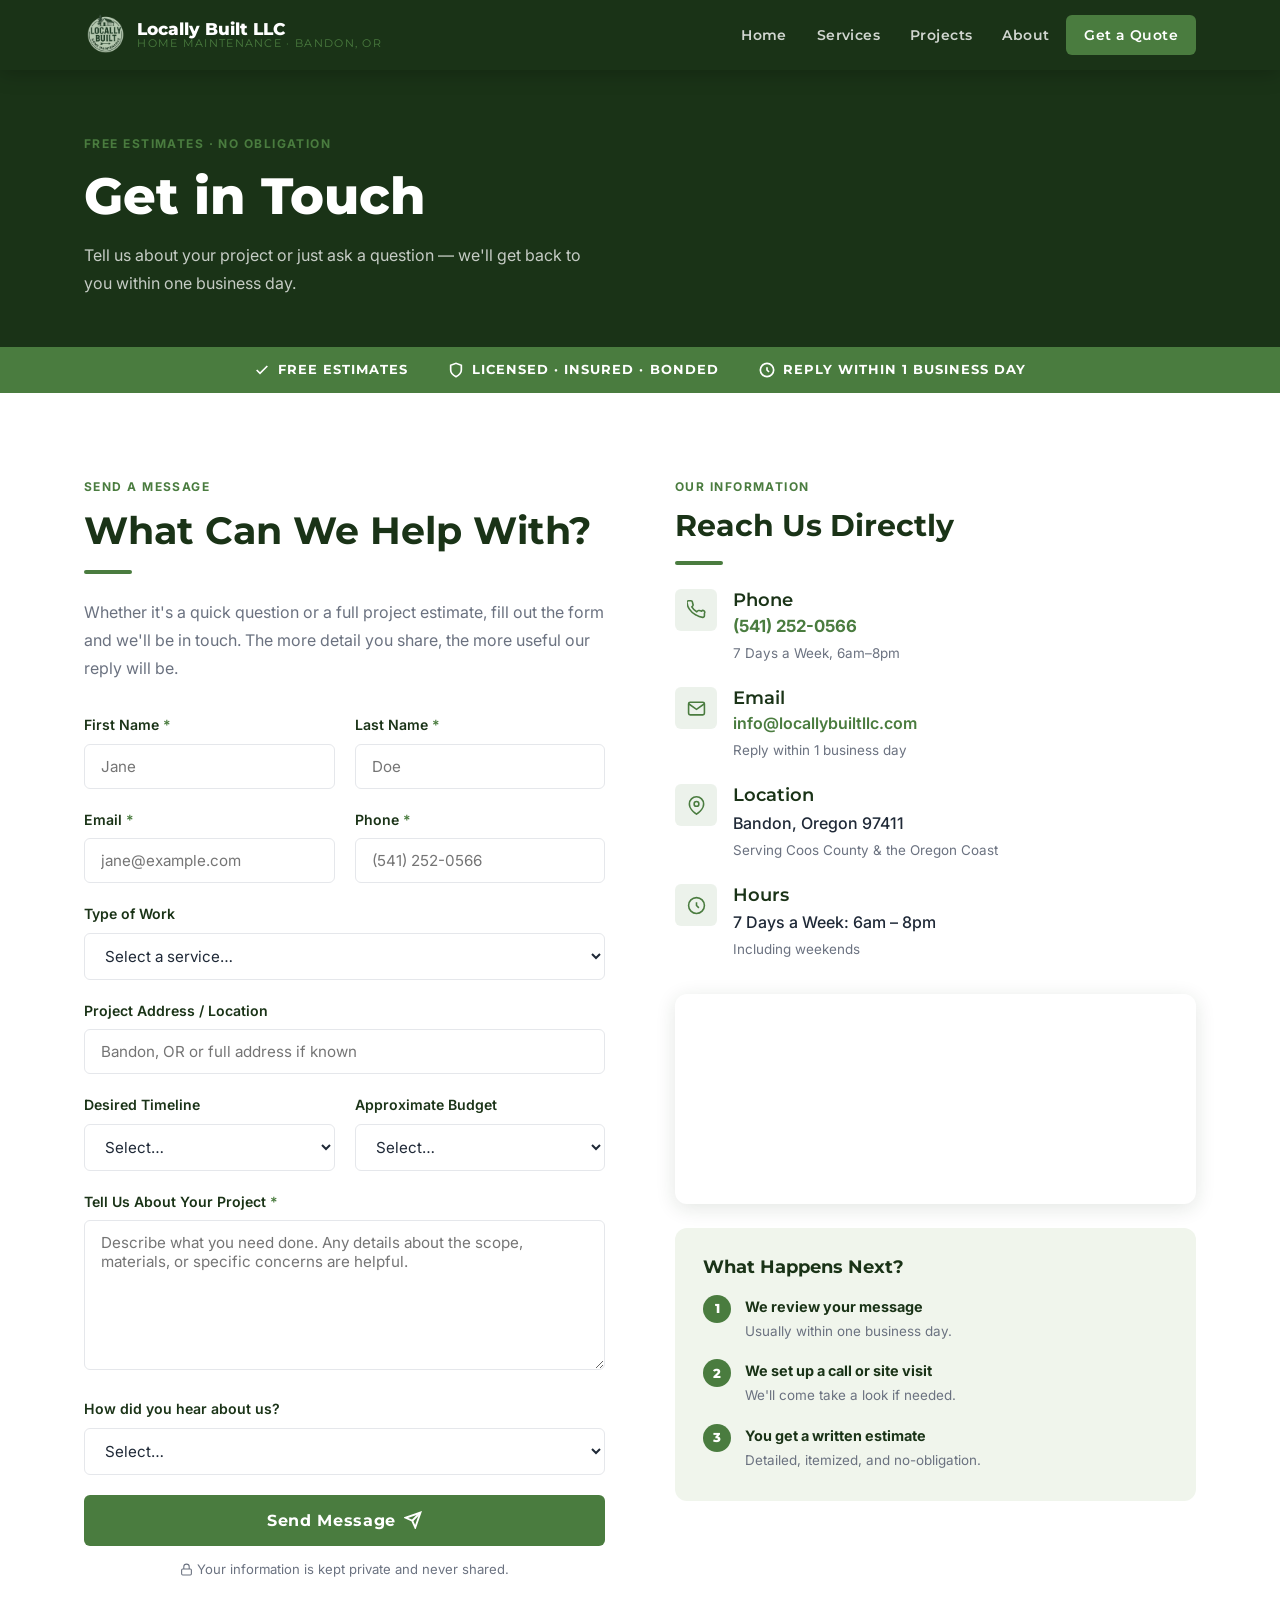
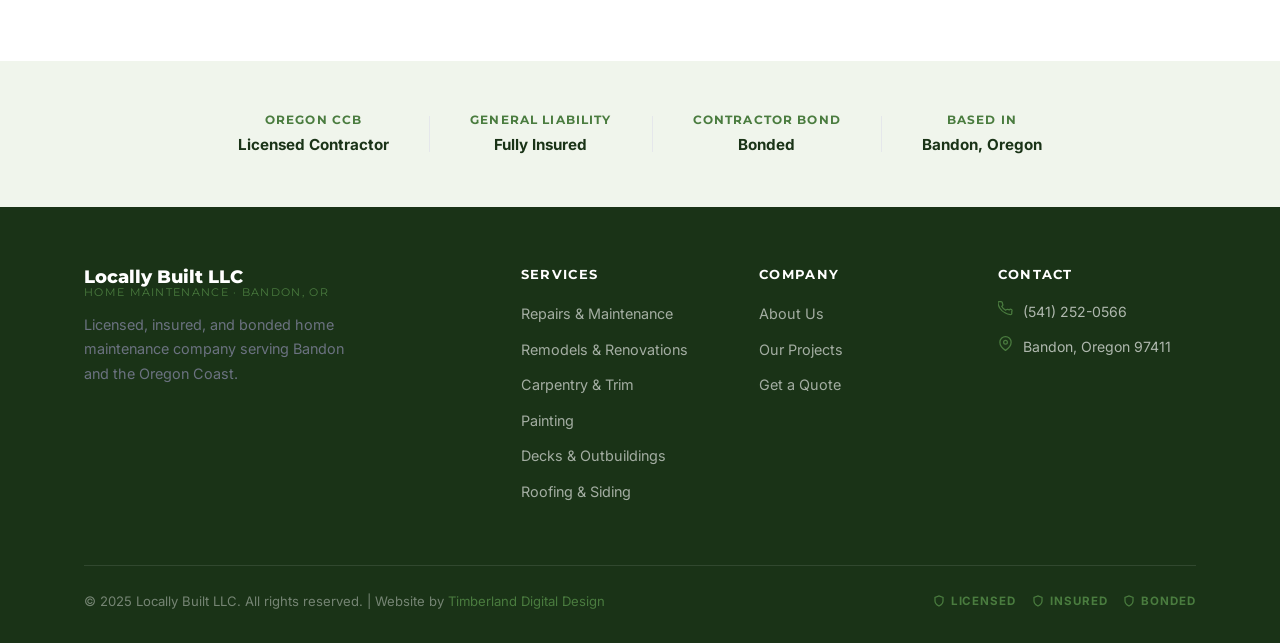
<file: contact.html>
<!DOCTYPE html>
<html lang="en">
<head>
<meta charset="UTF-8" />
<meta name="viewport" content="width=device-width, initial-scale=1.0" />
<title>Contact / Get a Quote — Locally Built LLC | Bandon, Oregon</title>
<meta name="description" content="Contact Locally Built LLC or request a free estimate. Licensed, insured, and bonded home maintenance in Bandon, Oregon. We reply within one business day." />
<link rel="canonical" href="https://www.locallybuiltllc.com/contact.html" />
<link rel="stylesheet" href="style.css" />
</head>
<body>
<nav class="navbar">
  <div class="container">
    <a href="index.html" class="nav-logo">
      <img src="images/Company Logo.png" alt="Locally Built LLC" style="height:48px;width:auto;" />
      <div class="nav-logo-text">Locally Built LLC<span>Home Maintenance · Bandon, OR</span></div>
    </a>
    <div class="nav-links" id="navLinks">
      <a href="index.html">Home</a>
      <a href="services.html">Services</a>
      <a href="projects.html">Projects</a>
      <a href="about.html">About</a>
      <a href="contact.html" class="nav-cta active">Get a Quote</a>
    </div>
    <button class="nav-mobile-toggle" onclick="toggleNav()"><span></span><span></span><span></span></button>
  </div>
</nav>
<div class="page-content">
  <div style="background:var(--color-dark); padding:60px 0 50px;">
    <div class="container">
      <div class="section-label">Free Estimates · No Obligation</div>
      <h1 style="color:#fff; margin-bottom:14px;">Get in Touch</h1>
      <p style="color:rgba(255,255,255,0.75); max-width:520px;">Tell us about your project or just ask a question — we'll get back to you within one business day.</p>
    </div>
  </div>

  <div class="trust-bar">
    <div class="container">
      <div class="trust-bar-inner">
        <div class="trust-item"><svg width="16" height="16" viewBox="0 0 24 24" fill="none" stroke="currentColor" stroke-width="2.5"><polyline points="20 6 9 17 4 12"/></svg>Free Estimates</div>
        <div class="trust-item"><svg width="16" height="16" viewBox="0 0 24 24" fill="none" stroke="currentColor" stroke-width="2.5"><path d="M12 22s8-4 8-10V5l-8-3-8 3v7c0 6 8 10 8 10z"/></svg>Licensed · Insured · Bonded</div>
        <div class="trust-item"><svg width="16" height="16" viewBox="0 0 24 24" fill="none" stroke="currentColor" stroke-width="2.5"><circle cx="12" cy="12" r="10"/><path d="M12 8v4l3 3"/></svg>Reply Within 1 Business Day</div>
      </div>
    </div>
  </div>

  <section class="section">
    <div class="container">
      <div class="grid-2" style="gap:70px; align-items:flex-start;">
        <div>
          <div class="section-label">Send a Message</div>
          <h2 class="section-title" style="margin-bottom:8px;">What Can We Help With?</h2>
          <div class="divider"></div>
          <p style="margin-bottom:32px;">Whether it's a quick question or a full project estimate, fill out the form and we'll be in touch. The more detail you share, the more useful our reply will be.</p>
          <form action="#" method="POST" name="contact" id="contactForm">
            <div class="form-row">
              <div class="form-group"><label for="firstName">First Name <span class="required">*</span></label><input type="text" id="firstName" name="first_name" required placeholder="Jane" /></div>
              <div class="form-group"><label for="lastName">Last Name <span class="required">*</span></label><input type="text" id="lastName" name="last_name" required placeholder="Doe" /></div>
            </div>
            <div class="form-row">
              <div class="form-group"><label for="email">Email <span class="required">*</span></label><input type="email" id="email" name="email" required placeholder="jane@example.com" /></div>
              <div class="form-group"><label for="phone">Phone <span class="required">*</span></label><input type="tel" id="phone" name="phone" required placeholder="(541) 252-0566" /></div>
            </div>
            <div class="form-group">
              <label for="service">Type of Work</label>
              <select id="service" name="service">
                <option value="">Select a service…</option>
                <option value="repair">General Repair / Maintenance</option>
                <option value="remodel-kitchen">Kitchen Remodel</option>
                <option value="remodel-bath">Bathroom Remodel</option>
                <option value="remodel-full">Full Home Renovation</option>
                <option value="carpentry">Carpentry &amp; Trim</option>
                <option value="painting-int">Interior Painting</option>
                <option value="painting-ext">Exterior Painting</option>
                <option value="deck">Deck / Patio / Pergola</option>
                <option value="fence">Fence</option>
                <option value="outbuilding">Shed / Garage / Outbuilding</option>
                <option value="drywall">Drywall &amp; Flooring</option>
                <option value="roofing">Roofing / Siding Repair</option>
                <option value="gutters">Gutters</option>
                <option value="pressure-wash">Pressure Washing</option>
                <option value="other">Other / Not Sure</option>
              </select>
            </div>
            <div class="form-group"><label for="location">Project Address / Location</label><input type="text" id="location" name="location" placeholder="Bandon, OR or full address if known" /></div>
            <div class="form-row">
              <div class="form-group">
                <label for="timeline">Desired Timeline</label>
                <select id="timeline" name="timeline">
                  <option value="">Select…</option>
                  <option value="asap">As soon as possible</option>
                  <option value="1-3mo">Within 1–3 months</option>
                  <option value="3-6mo">Within 3–6 months</option>
                  <option value="planning">Still in planning phase</option>
                </select>
              </div>
              <div class="form-group">
                <label for="budget">Approximate Budget</label>
                <select id="budget" name="budget">
                  <option value="">Select…</option>
                  <option value="under-2k">Under $2,000</option>
                  <option value="2k-5k">$2,000 – $5,000</option>
                  <option value="5k-15k">$5,000 – $15,000</option>
                  <option value="15k-50k">$15,000 – $50,000</option>
                  <option value="50k-plus">$50,000+</option>
                  <option value="unknown">Not sure yet</option>
                </select>
              </div>
            </div>
            <div class="form-group"><label for="message">Tell Us About Your Project <span class="required">*</span></label><textarea id="message" name="message" required style="min-height:150px;" placeholder="Describe what you need done. Any details about the scope, materials, or specific concerns are helpful."></textarea></div>
            <div class="form-group">
              <label for="hear">How did you hear about us?</label>
              <select id="hear" name="referral">
                <option value="">Select…</option>
                <option value="google">Google Search</option>
                <option value="referral">Friend / Family Referral</option>
                <option value="nextdoor">Nextdoor</option>
                <option value="facebook">Facebook</option>
                <option value="sign">Job Site Sign</option>
                <option value="other">Other</option>
              </select>
            </div>
            <div style="margin-top:8px;">
              <button type="submit" class="btn btn-primary" style="width:100%; justify-content:center; padding:16px 28px; font-size:1rem;">Send Message <svg width="18" height="18" viewBox="0 0 24 24" fill="none" stroke="currentColor" stroke-width="2.5"><line x1="22" y1="2" x2="11" y2="13"/><polygon points="22 2 15 22 11 13 2 9 22 2"/></svg></button>
            </div>
            <p class="form-note" style="text-align:center; margin-top:12px;"><svg width="13" height="13" viewBox="0 0 24 24" fill="none" stroke="currentColor" stroke-width="2" style="vertical-align:middle;margin-right:4px;"><rect x="3" y="11" width="18" height="11" rx="2"/><path d="M7 11V7a5 5 0 0110 0v4"/></svg>Your information is kept private and never shared.</p>
          </form>
        </div>
        <div>
          <div class="section-label">Our Information</div>
          <h2 class="section-title" style="margin-bottom:8px; font-size:clamp(1.4rem,2.5vw,1.9rem);">Reach Us Directly</h2>
          <div class="divider"></div>
          <div style="display:flex; flex-direction:column; gap:22px; margin-bottom:32px;">
            <div style="display:flex; gap:16px; align-items:flex-start;">
              <div style="width:42px;height:42px;background:rgba(74,124,63,0.1);border-radius:var(--radius);display:flex;align-items:center;justify-content:center;flex-shrink:0;"><svg width="19" height="19" viewBox="0 0 24 24" fill="none" stroke="var(--color-accent)" stroke-width="2"><path d="M22 16.92v3a2 2 0 01-2.18 2 19.79 19.79 0 01-8.63-3.07A19.5 19.5 0 013 11.61a19.79 19.79 0 01-3.07-8.67A2 2 0 011.9 1h3a2 2 0 012 1.72c.127.96.361 1.903.7 2.81a2 2 0 01-.45 2.11L6.09 8.69a16 16 0 006.22 6.22l1.06-1.06a2 2 0 012.11-.45c.907.339 1.85.573 2.81.7A2 2 0 0122 16.92z"/></svg></div>
              <div><h4 style="margin-bottom:3px;">Phone</h4><a href="tel:+15412520566" style="color:var(--color-accent); font-weight:700; font-size:1.05rem;">(541) 252-0566</a><p style="font-size:0.84rem; margin-top:2px;">7 Days a Week, 6am–8pm</p></div>
            </div>
            <div style="display:flex; gap:16px; align-items:flex-start;">
              <div style="width:42px;height:42px;background:rgba(74,124,63,0.1);border-radius:var(--radius);display:flex;align-items:center;justify-content:center;flex-shrink:0;"><svg width="19" height="19" viewBox="0 0 24 24" fill="none" stroke="var(--color-accent)" stroke-width="2"><path d="M4 4h16c1.1 0 2 .9 2 2v12c0 1.1-.9 2-2 2H4c-1.1 0-2-.9-2-2V6c0-1.1.9-2 2-2z"/><polyline points="22,6 12,13 2,6"/></svg></div>
              <div><h4 style="margin-bottom:3px;">Email</h4><a href="mailto:info@locallybuiltllc.com" style="color:var(--color-accent); font-weight:600;">info@locallybuiltllc.com</a><p style="font-size:0.84rem; margin-top:2px;">Reply within 1 business day</p></div>
            </div>
            <div style="display:flex; gap:16px; align-items:flex-start;">
              <div style="width:42px;height:42px;background:rgba(74,124,63,0.1);border-radius:var(--radius);display:flex;align-items:center;justify-content:center;flex-shrink:0;"><svg width="19" height="19" viewBox="0 0 24 24" fill="none" stroke="var(--color-accent)" stroke-width="2"><path d="M21 10c0 7-9 13-9 13s-9-6-9-13a9 9 0 0118 0z"/><circle cx="12" cy="10" r="3"/></svg></div>
              <div><h4 style="margin-bottom:3px;">Location</h4><p style="color:var(--color-text); font-weight:500; margin:0;">Bandon, Oregon 97411</p><p style="font-size:0.84rem; margin-top:2px;">Serving Coos County &amp; the Oregon Coast</p></div>
            </div>
            <div style="display:flex; gap:16px; align-items:flex-start;">
              <div style="width:42px;height:42px;background:rgba(74,124,63,0.1);border-radius:var(--radius);display:flex;align-items:center;justify-content:center;flex-shrink:0;"><svg width="19" height="19" viewBox="0 0 24 24" fill="none" stroke="var(--color-accent)" stroke-width="2"><circle cx="12" cy="12" r="10"/><path d="M12 8v4l3 3"/></svg></div>
              <div><h4 style="margin-bottom:3px;">Hours</h4><p style="color:var(--color-text); font-weight:500; margin:0;">7 Days a Week: 6am – 8pm</p><p style="font-size:0.84rem; margin-top:2px;">Including weekends</p></div>
            </div>
          </div>
          <div style="border-radius:var(--radius-lg); overflow:hidden; margin-bottom:24px; box-shadow:var(--shadow);">
            <iframe
              src="https://www.google.com/maps/embed?pb=!1m18!1m12!1m3!1d11689.123456789!2d-124.4084!3d43.1193!2m3!1f0!2f0!3f0!3m2!1i1024!2i768!4f13.1!3m3!1m2!1s0x54c4b2b2b2b2b2b3%3A0x0!2sBandon%2C%20OR%2097411!5e0!3m2!1sen!2sus!4v1234567890"
              width="100%"
              height="210"
              style="border:0; display:block;"
              allowfullscreen=""
              loading="lazy"
              referrerpolicy="no-referrer-when-downgrade"
              title="Locally Built LLC — Bandon, Oregon">
            </iframe>
          </div>
          <div style="background:var(--color-light); border-radius:var(--radius-lg); padding:28px;">
            <h3 style="margin-bottom:18px; font-size:1.1rem;">What Happens Next?</h3>
            <div style="display:flex;flex-direction:column;gap:16px;">
              <div style="display:flex;gap:14px;align-items:flex-start;"><div style="width:28px;height:28px;background:var(--color-accent);border-radius:50%;display:flex;align-items:center;justify-content:center;flex-shrink:0;font-family:var(--font-head);font-weight:800;font-size:0.82rem;color:#fff;">1</div><div><strong style="display:block;margin-bottom:2px;color:var(--color-dark);font-size:0.9rem;">We review your message</strong><p style="font-size:0.84rem;margin:0;">Usually within one business day.</p></div></div>
              <div style="display:flex;gap:14px;align-items:flex-start;"><div style="width:28px;height:28px;background:var(--color-accent);border-radius:50%;display:flex;align-items:center;justify-content:center;flex-shrink:0;font-family:var(--font-head);font-weight:800;font-size:0.82rem;color:#fff;">2</div><div><strong style="display:block;margin-bottom:2px;color:var(--color-dark);font-size:0.9rem;">We set up a call or site visit</strong><p style="font-size:0.84rem;margin:0;">We'll come take a look if needed.</p></div></div>
              <div style="display:flex;gap:14px;align-items:flex-start;"><div style="width:28px;height:28px;background:var(--color-accent);border-radius:50%;display:flex;align-items:center;justify-content:center;flex-shrink:0;font-family:var(--font-head);font-weight:800;font-size:0.82rem;color:#fff;">3</div><div><strong style="display:block;margin-bottom:2px;color:var(--color-dark);font-size:0.9rem;">You get a written estimate</strong><p style="font-size:0.84rem;margin:0;">Detailed, itemized, and no-obligation.</p></div></div>
            </div>
          </div>
        </div>
      </div>
    </div>
  </section>

  <section class="section--light section--sm">
    <div class="container">
      <div style="display:flex; align-items:center; justify-content:center; gap:40px; flex-wrap:wrap;">
        <div style="text-align:center;"><div style="font-family:var(--font-head);font-size:0.72rem;font-weight:700;text-transform:uppercase;letter-spacing:0.1em;color:var(--color-accent);margin-bottom:4px;">Oregon CCB</div><div style="font-weight:700;color:var(--color-dark);font-size:0.95rem;">Licensed Contractor</div></div>
        <div style="width:1px;height:36px;background:var(--color-gray-lt);"></div>
        <div style="text-align:center;"><div style="font-family:var(--font-head);font-size:0.72rem;font-weight:700;text-transform:uppercase;letter-spacing:0.1em;color:var(--color-accent);margin-bottom:4px;">General Liability</div><div style="font-weight:700;color:var(--color-dark);font-size:0.95rem;">Fully Insured</div></div>
        <div style="width:1px;height:36px;background:var(--color-gray-lt);"></div>
        <div style="text-align:center;"><div style="font-family:var(--font-head);font-size:0.72rem;font-weight:700;text-transform:uppercase;letter-spacing:0.1em;color:var(--color-accent);margin-bottom:4px;">Contractor Bond</div><div style="font-weight:700;color:var(--color-dark);font-size:0.95rem;">Bonded</div></div>
        <div style="width:1px;height:36px;background:var(--color-gray-lt);"></div>
        <div style="text-align:center;"><div style="font-family:var(--font-head);font-size:0.72rem;font-weight:700;text-transform:uppercase;letter-spacing:0.1em;color:var(--color-accent);margin-bottom:4px;">Based In</div><div style="font-weight:700;color:var(--color-dark);font-size:0.95rem;">Bandon, Oregon</div></div>
      </div>
    </div>
  </section>
</div>

<footer class="footer">
  <div class="container">
    <div class="footer-grid">
      <div class="footer-brand"><div class="nav-logo-text" style="font-size:1.1rem;">Locally Built LLC<span>Home Maintenance · Bandon, OR</span></div><p>Licensed, insured, and bonded home maintenance company serving Bandon and the Oregon Coast.</p></div>
      <div class="footer-col"><h4>Services</h4><ul><li><a href="services.html#repairs">Repairs &amp; Maintenance</a></li><li><a href="services.html#remodels">Remodels &amp; Renovations</a></li><li><a href="services.html#carpentry">Carpentry &amp; Trim</a></li><li><a href="services.html#painting">Painting</a></li><li><a href="services.html#decks">Decks &amp; Outbuildings</a></li><li><a href="services.html#roofing">Roofing &amp; Siding</a></li></ul></div>
      <div class="footer-col"><h4>Company</h4><ul><li><a href="about.html">About Us</a></li><li><a href="projects.html">Our Projects</a></li><li><a href="contact.html">Get a Quote</a></li></ul></div>
      <div class="footer-col"><h4>Contact</h4>
        <div class="footer-contact-item"><svg width="15" height="15" viewBox="0 0 24 24" fill="none" stroke="var(--color-accent)" stroke-width="2"><path d="M22 16.92v3a2 2 0 01-2.18 2 19.79 19.79 0 01-8.63-3.07A19.5 19.5 0 013 11.61a19.79 19.79 0 01-3.07-8.67A2 2 0 011.9 1h3a2 2 0 012 1.72c.127.96.361 1.903.7 2.81a2 2 0 01-.45 2.11L6.09 8.69a16 16 0 006.22 6.22l1.06-1.06a2 2 0 012.11-.45c.907.339 1.85.573 2.81.7A2 2 0 0122 16.92z"/></svg><a href="tel:+15412520566" style="color:rgba(255,255,255,0.65);">(541) 252-0566</a></div>
        <div class="footer-contact-item"><svg width="15" height="15" viewBox="0 0 24 24" fill="none" stroke="var(--color-accent)" stroke-width="2"><path d="M21 10c0 7-9 13-9 13s-9-6-9-13a9 9 0 0118 0z"/><circle cx="12" cy="10" r="3"/></svg><span>Bandon, Oregon 97411</span></div>
      </div>
    </div>
    <div class="footer-bottom">
      <p>&copy; 2025 Locally Built LLC. All rights reserved. | Website by <a href="https://www.timberlanddigital.com" style="color:var(--color-accent);">Timberland Digital Design</a></p>
      <div class="footer-badges"><div class="footer-badge"><svg width="12" height="12" viewBox="0 0 24 24" fill="none" stroke="currentColor" stroke-width="2.5"><path d="M12 22s8-4 8-10V5l-8-3-8 3v7c0 6 8 10 8 10z"/></svg>Licensed</div><div class="footer-badge"><svg width="12" height="12" viewBox="0 0 24 24" fill="none" stroke="currentColor" stroke-width="2.5"><path d="M12 22s8-4 8-10V5l-8-3-8 3v7c0 6 8 10 8 10z"/></svg>Insured</div><div class="footer-badge"><svg width="12" height="12" viewBox="0 0 24 24" fill="none" stroke="currentColor" stroke-width="2.5"><path d="M12 22s8-4 8-10V5l-8-3-8 3v7c0 6 8 10 8 10z"/></svg>Bonded</div></div>
    </div>
  </div>
</footer>
<script>function toggleNav(){document.getElementById('navLinks').classList.toggle('open');}</script>
</body>
</html>
</file>
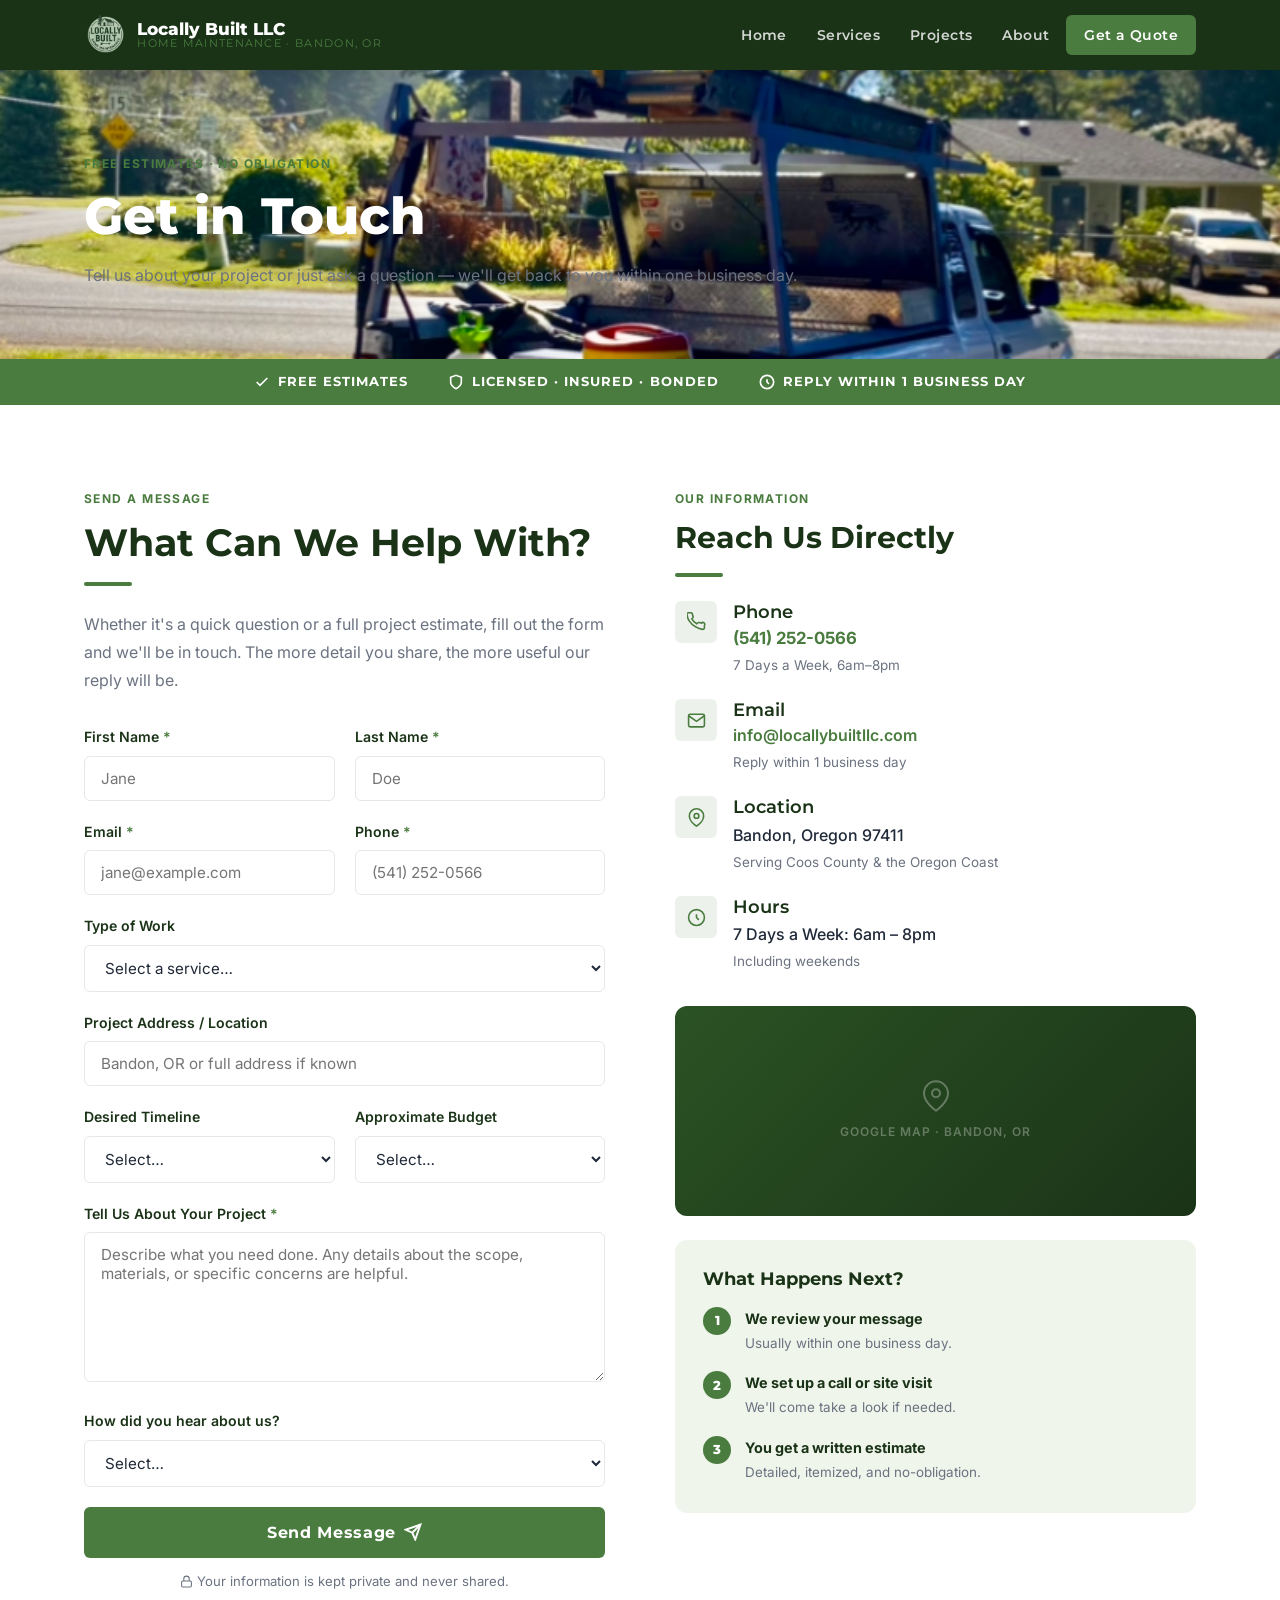
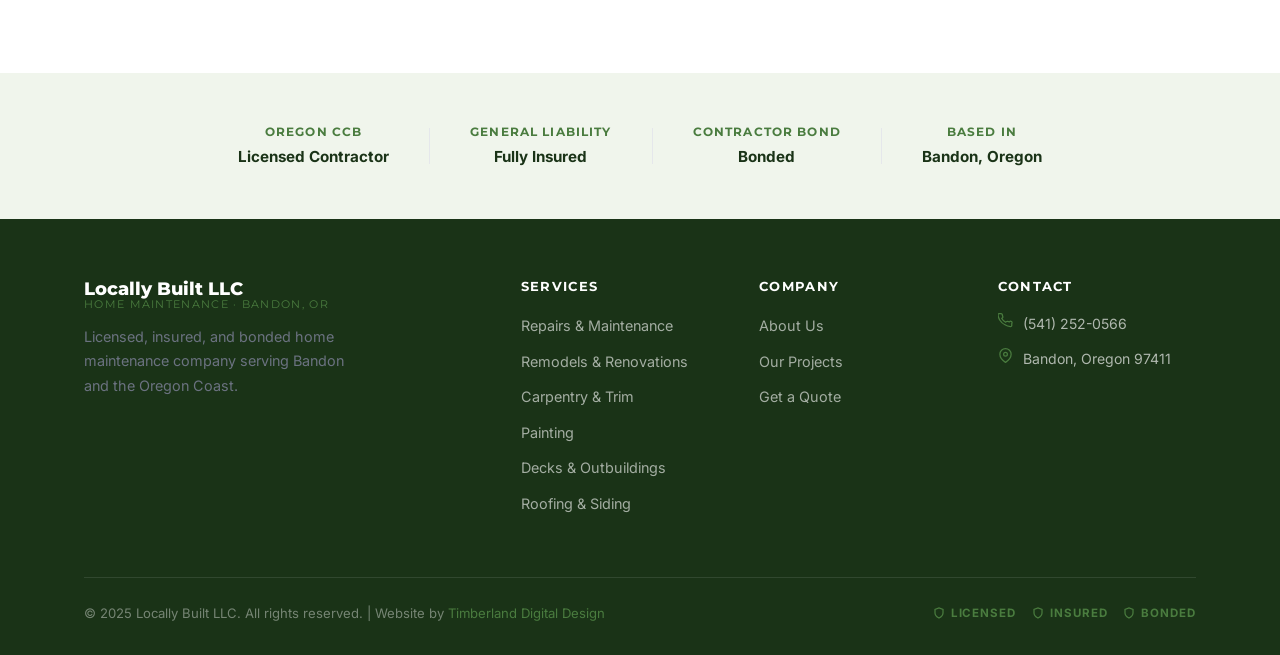
<file: quote.html>
<!DOCTYPE html>
<html lang="en">
<head>
<meta charset="UTF-8" />
<meta name="viewport" content="width=device-width, initial-scale=1.0" />
<title>Contact / Get a Quote — Locally Built LLC | Bandon, Oregon</title>
<meta name="description" content="Contact Locally Built LLC or request a free estimate. Licensed, insured, and bonded home maintenance in Bandon, Oregon. We reply within one business day." />
<link rel="canonical" href="https://www.locallybuiltllc.com/contact.html" />
<link rel="stylesheet" href="style.css" />
</head>
<body>
<nav class="navbar">
  <div class="container">
    <a href="index.html" class="nav-logo">
      <img src="images/Company Logo.png" alt="Locally Built LLC" style="height:48px;width:auto;" />
      <div class="nav-logo-text">Locally Built LLC<span>Home Maintenance · Bandon, OR</span></div>
    </a>
    <div class="nav-links" id="navLinks">
      <a href="index.html">Home</a>
      <a href="services.html">Services</a>
      <a href="projects.html">Projects</a>
      <a href="about.html">About</a>
      <a href="contact.html" class="nav-cta active">Get a Quote</a>
    </div>
    <button class="nav-mobile-toggle" onclick="toggleNav()"><span></span><span></span><span></span></button>
  </div>
</nav>
<div class="page-content">
  <div class="hero-inner" style="background: url('images/worktruck.png') center/cover no-repeat; padding:80px 0 70px;">
    <div class="container">
      <div class="section-label">Free Estimates · No Obligation</div>
      <h1 style="color:#fff; margin-bottom:14px;">Get in Touch</h1>
      <p>Tell us about your project or just ask a question — we'll get back to you within one business day.</p>
    </div>
  </div>

  <div class="trust-bar">
    <div class="container">
      <div class="trust-bar-inner">
        <div class="trust-item"><svg width="16" height="16" viewBox="0 0 24 24" fill="none" stroke="currentColor" stroke-width="2.5"><polyline points="20 6 9 17 4 12"/></svg>Free Estimates</div>
        <div class="trust-item"><svg width="16" height="16" viewBox="0 0 24 24" fill="none" stroke="currentColor" stroke-width="2.5"><path d="M12 22s8-4 8-10V5l-8-3-8 3v7c0 6 8 10 8 10z"/></svg>Licensed · Insured · Bonded</div>
        <div class="trust-item"><svg width="16" height="16" viewBox="0 0 24 24" fill="none" stroke="currentColor" stroke-width="2.5"><circle cx="12" cy="12" r="10"/><path d="M12 8v4l3 3"/></svg>Reply Within 1 Business Day</div>
      </div>
    </div>
  </div>

  <section class="section">
    <div class="container">
      <div class="grid-2" style="gap:70px; align-items:flex-start;">
        <div>
          <div class="section-label">Send a Message</div>
          <h2 class="section-title" style="margin-bottom:8px;">What Can We Help With?</h2>
          <div class="divider"></div>
          <p style="margin-bottom:32px;">Whether it's a quick question or a full project estimate, fill out the form and we'll be in touch. The more detail you share, the more useful our reply will be.</p>
          <form action="#" method="POST" name="contact" id="contactForm">
            <div class="form-row">
              <div class="form-group"><label for="firstName">First Name <span class="required">*</span></label><input type="text" id="firstName" name="first_name" required placeholder="Jane" /></div>
              <div class="form-group"><label for="lastName">Last Name <span class="required">*</span></label><input type="text" id="lastName" name="last_name" required placeholder="Doe" /></div>
            </div>
            <div class="form-row">
              <div class="form-group"><label for="email">Email <span class="required">*</span></label><input type="email" id="email" name="email" required placeholder="jane@example.com" /></div>
              <div class="form-group"><label for="phone">Phone <span class="required">*</span></label><input type="tel" id="phone" name="phone" required placeholder="(541) 252-0566" /></div>
            </div>
            <div class="form-group">
              <label for="service">Type of Work</label>
              <select id="service" name="service">
                <option value="">Select a service…</option>
                <option value="repair">General Repair / Maintenance</option>
                <option value="remodel-kitchen">Kitchen Remodel</option>
                <option value="remodel-bath">Bathroom Remodel</option>
                <option value="remodel-full">Full Home Renovation</option>
                <option value="carpentry">Carpentry &amp; Trim</option>
                <option value="painting-int">Interior Painting</option>
                <option value="painting-ext">Exterior Painting</option>
                <option value="deck">Deck / Patio / Pergola</option>
                <option value="fence">Fence</option>
                <option value="outbuilding">Shed / Garage / Outbuilding</option>
                <option value="drywall">Drywall &amp; Flooring</option>
                <option value="roofing">Roofing / Siding Repair</option>
                <option value="gutters">Gutters</option>
                <option value="pressure-wash">Pressure Washing</option>
                <option value="other">Other / Not Sure</option>
              </select>
            </div>
            <div class="form-group"><label for="location">Project Address / Location</label><input type="text" id="location" name="location" placeholder="Bandon, OR or full address if known" /></div>
            <div class="form-row">
              <div class="form-group">
                <label for="timeline">Desired Timeline</label>
                <select id="timeline" name="timeline">
                  <option value="">Select…</option>
                  <option value="asap">As soon as possible</option>
                  <option value="1-3mo">Within 1–3 months</option>
                  <option value="3-6mo">Within 3–6 months</option>
                  <option value="planning">Still in planning phase</option>
                </select>
              </div>
              <div class="form-group">
                <label for="budget">Approximate Budget</label>
                <select id="budget" name="budget">
                  <option value="">Select…</option>
                  <option value="under-2k">Under $2,000</option>
                  <option value="2k-5k">$2,000 – $5,000</option>
                  <option value="5k-15k">$5,000 – $15,000</option>
                  <option value="15k-50k">$15,000 – $50,000</option>
                  <option value="50k-plus">$50,000+</option>
                  <option value="unknown">Not sure yet</option>
                </select>
              </div>
            </div>
            <div class="form-group"><label for="message">Tell Us About Your Project <span class="required">*</span></label><textarea id="message" name="message" required style="min-height:150px;" placeholder="Describe what you need done. Any details about the scope, materials, or specific concerns are helpful."></textarea></div>
            <div class="form-group">
              <label for="hear">How did you hear about us?</label>
              <select id="hear" name="referral">
                <option value="">Select…</option>
                <option value="google">Google Search</option>
                <option value="referral">Friend / Family Referral</option>
                <option value="nextdoor">Nextdoor</option>
                <option value="facebook">Facebook</option>
                <option value="sign">Job Site Sign</option>
                <option value="other">Other</option>
              </select>
            </div>
            <div style="margin-top:8px;">
              <button type="submit" class="btn btn-primary" style="width:100%; justify-content:center; padding:16px 28px; font-size:1rem;">Send Message <svg width="18" height="18" viewBox="0 0 24 24" fill="none" stroke="currentColor" stroke-width="2.5"><line x1="22" y1="2" x2="11" y2="13"/><polygon points="22 2 15 22 11 13 2 9 22 2"/></svg></button>
            </div>
            <p class="form-note" style="text-align:center; margin-top:12px;"><svg width="13" height="13" viewBox="0 0 24 24" fill="none" stroke="currentColor" stroke-width="2" style="vertical-align:middle;margin-right:4px;"><rect x="3" y="11" width="18" height="11" rx="2"/><path d="M7 11V7a5 5 0 0110 0v4"/></svg>Your information is kept private and never shared.</p>
          </form>
        </div>
        <div>
          <div class="section-label">Our Information</div>
          <h2 class="section-title" style="margin-bottom:8px; font-size:clamp(1.4rem,2.5vw,1.9rem);">Reach Us Directly</h2>
          <div class="divider"></div>
          <div style="display:flex; flex-direction:column; gap:22px; margin-bottom:32px;">
            <div style="display:flex; gap:16px; align-items:flex-start;">
              <div style="width:42px;height:42px;background:rgba(74,124,63,0.1);border-radius:var(--radius);display:flex;align-items:center;justify-content:center;flex-shrink:0;"><svg width="19" height="19" viewBox="0 0 24 24" fill="none" stroke="var(--color-accent)" stroke-width="2"><path d="M22 16.92v3a2 2 0 01-2.18 2 19.79 19.79 0 01-8.63-3.07A19.5 19.5 0 013 11.61a19.79 19.79 0 01-3.07-8.67A2 2 0 011.9 1h3a2 2 0 012 1.72c.127.96.361 1.903.7 2.81a2 2 0 01-.45 2.11L6.09 8.69a16 16 0 006.22 6.22l1.06-1.06a2 2 0 012.11-.45c.907.339 1.85.573 2.81.7A2 2 0 0122 16.92z"/></svg></div>
              <div><h4 style="margin-bottom:3px;">Phone</h4><a href="tel:+15412520566" style="color:var(--color-accent); font-weight:700; font-size:1.05rem;">(541) 252-0566</a><p style="font-size:0.84rem; margin-top:2px;">7 Days a Week, 6am–8pm</p></div>
            </div>
            <div style="display:flex; gap:16px; align-items:flex-start;">
              <div style="width:42px;height:42px;background:rgba(74,124,63,0.1);border-radius:var(--radius);display:flex;align-items:center;justify-content:center;flex-shrink:0;"><svg width="19" height="19" viewBox="0 0 24 24" fill="none" stroke="var(--color-accent)" stroke-width="2"><path d="M4 4h16c1.1 0 2 .9 2 2v12c0 1.1-.9 2-2 2H4c-1.1 0-2-.9-2-2V6c0-1.1.9-2 2-2z"/><polyline points="22,6 12,13 2,6"/></svg></div>
              <div><h4 style="margin-bottom:3px;">Email</h4><a href="mailto:info@locallybuiltllc.com" style="color:var(--color-accent); font-weight:600;">info@locallybuiltllc.com</a><p style="font-size:0.84rem; margin-top:2px;">Reply within 1 business day</p></div>
            </div>
            <div style="display:flex; gap:16px; align-items:flex-start;">
              <div style="width:42px;height:42px;background:rgba(74,124,63,0.1);border-radius:var(--radius);display:flex;align-items:center;justify-content:center;flex-shrink:0;"><svg width="19" height="19" viewBox="0 0 24 24" fill="none" stroke="var(--color-accent)" stroke-width="2"><path d="M21 10c0 7-9 13-9 13s-9-6-9-13a9 9 0 0118 0z"/><circle cx="12" cy="10" r="3"/></svg></div>
              <div><h4 style="margin-bottom:3px;">Location</h4><p style="color:var(--color-text); font-weight:500; margin:0;">Bandon, Oregon 97411</p><p style="font-size:0.84rem; margin-top:2px;">Serving Coos County &amp; the Oregon Coast</p></div>
            </div>
            <div style="display:flex; gap:16px; align-items:flex-start;">
              <div style="width:42px;height:42px;background:rgba(74,124,63,0.1);border-radius:var(--radius);display:flex;align-items:center;justify-content:center;flex-shrink:0;"><svg width="19" height="19" viewBox="0 0 24 24" fill="none" stroke="var(--color-accent)" stroke-width="2"><circle cx="12" cy="12" r="10"/><path d="M12 8v4l3 3"/></svg></div>
              <div><h4 style="margin-bottom:3px;">Hours</h4><p style="color:var(--color-text); font-weight:500; margin:0;">7 Days a Week: 6am – 8pm</p><p style="font-size:0.84rem; margin-top:2px;">Including weekends</p></div>
            </div>
          </div>
          <div class="photo-placeholder" style="height:210px; border-radius:var(--radius-lg); margin-bottom:24px;">
            <svg width="32" height="32" viewBox="0 0 24 24" fill="none" stroke="currentColor" stroke-width="1.5"><path d="M21 10c0 7-9 13-9 13s-9-6-9-13a9 9 0 0118 0z"/><circle cx="12" cy="10" r="3"/></svg>
            <span>Google Map · Bandon, OR</span>
          </div>
          <div style="background:var(--color-light); border-radius:var(--radius-lg); padding:28px;">
            <h3 style="margin-bottom:18px; font-size:1.1rem;">What Happens Next?</h3>
            <div style="display:flex;flex-direction:column;gap:16px;">
              <div style="display:flex;gap:14px;align-items:flex-start;"><div style="width:28px;height:28px;background:var(--color-accent);border-radius:50%;display:flex;align-items:center;justify-content:center;flex-shrink:0;font-family:var(--font-head);font-weight:800;font-size:0.82rem;color:#fff;">1</div><div><strong style="display:block;margin-bottom:2px;color:var(--color-dark);font-size:0.9rem;">We review your message</strong><p style="font-size:0.84rem;margin:0;">Usually within one business day.</p></div></div>
              <div style="display:flex;gap:14px;align-items:flex-start;"><div style="width:28px;height:28px;background:var(--color-accent);border-radius:50%;display:flex;align-items:center;justify-content:center;flex-shrink:0;font-family:var(--font-head);font-weight:800;font-size:0.82rem;color:#fff;">2</div><div><strong style="display:block;margin-bottom:2px;color:var(--color-dark);font-size:0.9rem;">We set up a call or site visit</strong><p style="font-size:0.84rem;margin:0;">We'll come take a look if needed.</p></div></div>
              <div style="display:flex;gap:14px;align-items:flex-start;"><div style="width:28px;height:28px;background:var(--color-accent);border-radius:50%;display:flex;align-items:center;justify-content:center;flex-shrink:0;font-family:var(--font-head);font-weight:800;font-size:0.82rem;color:#fff;">3</div><div><strong style="display:block;margin-bottom:2px;color:var(--color-dark);font-size:0.9rem;">You get a written estimate</strong><p style="font-size:0.84rem;margin:0;">Detailed, itemized, and no-obligation.</p></div></div>
            </div>
          </div>
        </div>
      </div>
    </div>
  </section>

  <section class="section--light section--sm">
    <div class="container">
      <div style="display:flex; align-items:center; justify-content:center; gap:40px; flex-wrap:wrap;">
        <div style="text-align:center;"><div style="font-family:var(--font-head);font-size:0.72rem;font-weight:700;text-transform:uppercase;letter-spacing:0.1em;color:var(--color-accent);margin-bottom:4px;">Oregon CCB</div><div style="font-weight:700;color:var(--color-dark);font-size:0.95rem;">Licensed Contractor</div></div>
        <div style="width:1px;height:36px;background:var(--color-gray-lt);"></div>
        <div style="text-align:center;"><div style="font-family:var(--font-head);font-size:0.72rem;font-weight:700;text-transform:uppercase;letter-spacing:0.1em;color:var(--color-accent);margin-bottom:4px;">General Liability</div><div style="font-weight:700;color:var(--color-dark);font-size:0.95rem;">Fully Insured</div></div>
        <div style="width:1px;height:36px;background:var(--color-gray-lt);"></div>
        <div style="text-align:center;"><div style="font-family:var(--font-head);font-size:0.72rem;font-weight:700;text-transform:uppercase;letter-spacing:0.1em;color:var(--color-accent);margin-bottom:4px;">Contractor Bond</div><div style="font-weight:700;color:var(--color-dark);font-size:0.95rem;">Bonded</div></div>
        <div style="width:1px;height:36px;background:var(--color-gray-lt);"></div>
        <div style="text-align:center;"><div style="font-family:var(--font-head);font-size:0.72rem;font-weight:700;text-transform:uppercase;letter-spacing:0.1em;color:var(--color-accent);margin-bottom:4px;">Based In</div><div style="font-weight:700;color:var(--color-dark);font-size:0.95rem;">Bandon, Oregon</div></div>
      </div>
    </div>
  </section>
</div>

<footer class="footer">
  <div class="container">
    <div class="footer-grid">
      <div class="footer-brand"><div class="nav-logo-text" style="font-size:1.1rem;">Locally Built LLC<span>Home Maintenance · Bandon, OR</span></div><p>Licensed, insured, and bonded home maintenance company serving Bandon and the Oregon Coast.</p></div>
      <div class="footer-col"><h4>Services</h4><ul><li><a href="services.html#repairs">Repairs &amp; Maintenance</a></li><li><a href="services.html#remodels">Remodels &amp; Renovations</a></li><li><a href="services.html#carpentry">Carpentry &amp; Trim</a></li><li><a href="services.html#painting">Painting</a></li><li><a href="services.html#decks">Decks &amp; Outbuildings</a></li><li><a href="services.html#roofing">Roofing &amp; Siding</a></li></ul></div>
      <div class="footer-col"><h4>Company</h4><ul><li><a href="about.html">About Us</a></li><li><a href="projects.html">Our Projects</a></li><li><a href="contact.html">Get a Quote</a></li></ul></div>
      <div class="footer-col"><h4>Contact</h4>
        <div class="footer-contact-item"><svg width="15" height="15" viewBox="0 0 24 24" fill="none" stroke="var(--color-accent)" stroke-width="2"><path d="M22 16.92v3a2 2 0 01-2.18 2 19.79 19.79 0 01-8.63-3.07A19.5 19.5 0 013 11.61a19.79 19.79 0 01-3.07-8.67A2 2 0 011.9 1h3a2 2 0 012 1.72c.127.96.361 1.903.7 2.81a2 2 0 01-.45 2.11L6.09 8.69a16 16 0 006.22 6.22l1.06-1.06a2 2 0 012.11-.45c.907.339 1.85.573 2.81.7A2 2 0 0122 16.92z"/></svg><a href="tel:+15412520566" style="color:rgba(255,255,255,0.65);">(541) 252-0566</a></div>
        <div class="footer-contact-item"><svg width="15" height="15" viewBox="0 0 24 24" fill="none" stroke="var(--color-accent)" stroke-width="2"><path d="M21 10c0 7-9 13-9 13s-9-6-9-13a9 9 0 0118 0z"/><circle cx="12" cy="10" r="3"/></svg><span>Bandon, Oregon 97411</span></div>
      </div>
    </div>
    <div class="footer-bottom">
      <p>&copy; 2025 Locally Built LLC. All rights reserved. | Website by <a href="https://www.timberlanddigital.com" style="color:var(--color-accent);">Timberland Digital Design</a></p>
      <div class="footer-badges"><div class="footer-badge"><svg width="12" height="12" viewBox="0 0 24 24" fill="none" stroke="currentColor" stroke-width="2.5"><path d="M12 22s8-4 8-10V5l-8-3-8 3v7c0 6 8 10 8 10z"/></svg>Licensed</div><div class="footer-badge"><svg width="12" height="12" viewBox="0 0 24 24" fill="none" stroke="currentColor" stroke-width="2.5"><path d="M12 22s8-4 8-10V5l-8-3-8 3v7c0 6 8 10 8 10z"/></svg>Insured</div><div class="footer-badge"><svg width="12" height="12" viewBox="0 0 24 24" fill="none" stroke="currentColor" stroke-width="2.5"><path d="M12 22s8-4 8-10V5l-8-3-8 3v7c0 6 8 10 8 10z"/></svg>Bonded</div></div>
    </div>
  </div>
</footer>
<script>function toggleNav(){document.getElementById('navLinks').classList.toggle('open');}</script>
</body>
</html>
</file>
<file: style.css>
/* ============================================================
   Locally Built LLC — Shared Stylesheet
   Timberland Digital Design
   ============================================================ */

/* --- Google Fonts --- */
@import url('https://fonts.googleapis.com/css2?family=Montserrat:wght@400;600;700;800&family=Inter:wght@300;400;500;600&display=swap');

/* --- CSS Variables (swap brand colors here) --- */
:root {
  --color-dark:    #1A3317;   /* Deep forest green — primary dark */
  --color-mid:     #2B5224;   /* Mid forest green */
  --color-accent:  #4A7C3F;   /* Medium forest green — brand accent */
  --color-accent2: #5E9A52;   /* Lighter green — hover states */
  --color-light:   #F0F5EC;   /* Light sage tinted white */
  --color-white:   #FFFFFF;
  --color-gray:    #6B7280;
  --color-gray-lt: #E5E7EB;
  --color-text:    #1F2937;

  --font-head: 'Montserrat', sans-serif;
  --font-body: 'Inter', sans-serif;

  --radius:    6px;
  --radius-lg: 12px;
  --shadow:    0 4px 20px rgba(26,51,23,0.12);
  --shadow-lg: 0 8px 40px rgba(26,51,23,0.18);

  --max-w: 1160px;
  --nav-h: 70px;
}

/* --- Reset --- */
*, *::before, *::after { box-sizing: border-box; margin: 0; padding: 0; }
html { scroll-behavior: smooth; }
body {
  font-family: var(--font-body);
  color: var(--color-text);
  background: var(--color-white);
  line-height: 1.6;
  font-size: 16px;
}
img { max-width: 100%; display: block; }
a { color: inherit; text-decoration: none; }
ul { list-style: none; }
button { cursor: pointer; border: none; background: none; font-family: var(--font-body); }

/* --- Typography --- */
h1, h2, h3, h4 { font-family: var(--font-head); line-height: 1.2; color: var(--color-dark); }
h1 { font-size: clamp(2rem, 5vw, 3.2rem); font-weight: 800; }
h2 { font-size: clamp(1.6rem, 3.5vw, 2.4rem); font-weight: 700; }
h3 { font-size: clamp(1.2rem, 2.5vw, 1.5rem); font-weight: 700; }
h4 { font-size: 1.1rem; font-weight: 600; }
p  { color: var(--color-gray); line-height: 1.75; }

/* --- Layout Helpers --- */
.container  { max-width: var(--max-w); margin: 0 auto; padding: 0 24px; }
.section    { padding: 80px 0; }
.section--sm { padding: 50px 0; }
.section--dark  { background: var(--color-dark); }
.section--mid   { background: var(--color-mid); }
.section--light { background: var(--color-light); }
.text-center { text-align: center; }
.text-white  { color: var(--color-white) !important; }
.text-accent { color: var(--color-accent); }

.section-label {
  display: inline-block;
  font-size: 0.75rem;
  font-weight: 700;
  letter-spacing: 0.12em;
  text-transform: uppercase;
  color: var(--color-accent);
  margin-bottom: 12px;
}
.section-title    { margin-bottom: 16px; }
.section-subtitle { max-width: 600px; font-size: 1.05rem; }
.section-header   { margin-bottom: 50px; }
.section-header--center { text-align: center; }
.section-header--center .section-subtitle { margin: 0 auto; }

/* --- Buttons --- */
.btn {
  display: inline-flex;
  align-items: center;
  gap: 8px;
  padding: 14px 28px;
  border-radius: var(--radius);
  font-family: var(--font-head);
  font-weight: 700;
  font-size: 0.9rem;
  letter-spacing: 0.04em;
  transition: all 0.2s ease;
  white-space: nowrap;
}
.btn-primary { background: var(--color-accent); color: var(--color-white); }
.btn-primary:hover { background: var(--color-accent2); transform: translateY(-2px); box-shadow: 0 6px 20px rgba(74,124,63,0.4); }
.btn-outline { border: 2px solid var(--color-white); color: var(--color-white); }
.btn-outline:hover { background: var(--color-white); color: var(--color-dark); }
.btn-outline-dark { border: 2px solid var(--color-dark); color: var(--color-dark); }
.btn-outline-dark:hover { background: var(--color-dark); color: var(--color-white); }
.btn-group { display: flex; flex-wrap: wrap; gap: 14px; align-items: center; }

/* NAVIGATION */
.navbar {
  position: fixed; top: 0; left: 0; right: 0;
  height: var(--nav-h);
  background: var(--color-dark);
  z-index: 1000;
  display: flex; align-items: center;
  box-shadow: 0 2px 20px rgba(0,0,0,0.25);
}
.navbar .container { display: flex; align-items: center; justify-content: space-between; width: 100%; }
.nav-logo { display: flex; align-items: center; gap: 12px; }
.nav-logo img { height: 42px; width: auto; }
.nav-logo-text {
  font-family: var(--font-head); font-weight: 800; font-size: 1.05rem;
  color: var(--color-white); line-height: 1.1;
}
.nav-logo-text span {
  display: block; font-weight: 400; font-size: 0.68rem;
  letter-spacing: 0.12em; text-transform: uppercase; color: var(--color-accent);
}
.nav-links { display: flex; align-items: center; gap: 4px; }
.nav-links a {
  color: rgba(255,255,255,0.8); font-size: 0.86rem; font-weight: 600;
  font-family: var(--font-head); padding: 8px 13px; border-radius: var(--radius);
  transition: color 0.2s, background 0.2s; letter-spacing: 0.03em;
}
.nav-links a:hover, .nav-links a.active { color: var(--color-white); background: rgba(255,255,255,0.08); }
.nav-cta { background: var(--color-accent) !important; color: var(--color-white) !important; padding: 9px 18px !important; }
.nav-cta:hover { background: var(--color-accent2) !important; }
.nav-mobile-toggle { display: none; flex-direction: column; gap: 5px; padding: 8px; cursor: pointer; }
.nav-mobile-toggle span { display: block; width: 24px; height: 2px; background: var(--color-white); border-radius: 2px; transition: all 0.3s; }
.page-content { padding-top: var(--nav-h); }

/* FOOTER */
.footer { background: var(--color-dark); color: rgba(255,255,255,0.75); padding: 60px 0 30px; }
.footer-grid { display: grid; grid-template-columns: 2fr 1fr 1fr 1fr; gap: 40px; margin-bottom: 50px; }
.footer-brand p { font-size: 0.9rem; line-height: 1.7; max-width: 280px; margin-top: 14px; }
.footer-col h4 {
  color: var(--color-white); font-size: 0.82rem; font-weight: 700;
  text-transform: uppercase; letter-spacing: 0.1em; margin-bottom: 18px;
}
.footer-col ul li { margin-bottom: 10px; }
.footer-col ul li a { color: rgba(255,255,255,0.6); font-size: 0.9rem; transition: color 0.2s; }
.footer-col ul li a:hover { color: var(--color-accent); }
.footer-contact-item { display: flex; align-items: flex-start; gap: 10px; margin-bottom: 12px; font-size: 0.88rem; color: rgba(255,255,255,0.65); }
.footer-bottom {
  border-top: 1px solid rgba(255,255,255,0.1); padding-top: 24px;
  display: flex; align-items: center; justify-content: space-between; flex-wrap: wrap; gap: 12px;
}
.footer-bottom p { font-size: 0.82rem; color: rgba(255,255,255,0.4); }
.footer-badges { display: flex; gap: 16px; flex-wrap: wrap; }
.footer-badge { display: flex; align-items: center; gap: 6px; font-size: 0.72rem; font-weight: 700; color: var(--color-accent); text-transform: uppercase; letter-spacing: 0.08em; }

/* TRUST BAR */
.trust-bar { background: var(--color-accent); padding: 13px 0; }
.trust-bar-inner { display: flex; align-items: center; justify-content: center; gap: 40px; flex-wrap: wrap; }
.trust-item { display: flex; align-items: center; gap: 8px; color: var(--color-white); font-family: var(--font-head); font-weight: 700; font-size: 0.8rem; letter-spacing: 0.08em; text-transform: uppercase; }

/* CARDS */
.card { background: var(--color-white); border-radius: var(--radius-lg); box-shadow: var(--shadow); overflow: hidden; transition: transform 0.25s, box-shadow 0.25s; }
.card:hover { transform: translateY(-4px); box-shadow: var(--shadow-lg); }
.card-body { padding: 28px; }
.card-icon { width: 52px; height: 52px; background: rgba(74,124,63,0.1); border-radius: var(--radius); display: flex; align-items: center; justify-content: center; margin-bottom: 18px; color: var(--color-accent); }

/* GRIDS */
.grid-2 { display: grid; grid-template-columns: repeat(2, 1fr); gap: 28px; }
.grid-3 { display: grid; grid-template-columns: repeat(3, 1fr); gap: 28px; }
.grid-4 { display: grid; grid-template-columns: repeat(4, 1fr); gap: 24px; }

/* FORMS */
.form-group { margin-bottom: 20px; }
.form-group label { display: block; font-weight: 600; font-size: 0.88rem; color: var(--color-dark); margin-bottom: 7px; }
.form-group input, .form-group select, .form-group textarea {
  width: 100%; padding: 12px 16px; border: 1.5px solid var(--color-gray-lt);
  border-radius: var(--radius); font-family: var(--font-body); font-size: 0.95rem;
  color: var(--color-text); background: var(--color-white);
  transition: border-color 0.2s, box-shadow 0.2s; outline: none;
}
.form-group input:focus, .form-group select:focus, .form-group textarea:focus {
  border-color: var(--color-accent); box-shadow: 0 0 0 3px rgba(74,124,63,0.15);
}
.form-group textarea { resize: vertical; min-height: 130px; }
.form-row { display: grid; grid-template-columns: 1fr 1fr; gap: 20px; }
.form-note { font-size: 0.82rem; color: var(--color-gray); margin-top: 10px; }
.required { color: var(--color-accent); }

/* PHOTO PLACEHOLDERS */
.photo-placeholder {
  background: linear-gradient(135deg, #2B5224 0%, #1A3317 100%);
  display: flex; align-items: center; justify-content: center;
  flex-direction: column; gap: 10px; color: rgba(255,255,255,0.3);
  font-size: 0.75rem; font-weight: 600; text-transform: uppercase;
  letter-spacing: 0.08em; border-radius: var(--radius-lg);
}

/* UTILITIES */
.divider { width: 48px; height: 4px; background: var(--color-accent); border-radius: 2px; margin: 16px 0 24px; }
.divider--center { margin: 16px auto 24px; }
.badge { display: inline-flex; align-items: center; gap: 6px; background: rgba(74,124,63,0.12); color: var(--color-accent); padding: 5px 12px; border-radius: 100px; font-size: 0.78rem; font-weight: 700; text-transform: uppercase; letter-spacing: 0.08em; }
.highlight-box { background: var(--color-light); border-left: 4px solid var(--color-accent); border-radius: 0 var(--radius) var(--radius) 0; padding: 20px 24px; }

/* RESPONSIVE */
@media (max-width: 1024px) {
  .grid-4 { grid-template-columns: repeat(2, 1fr); }
  .footer-grid { grid-template-columns: 1fr 1fr; }
}
@media (max-width: 768px) {
  .section { padding: 60px 0; }
  .grid-2, .grid-3 { grid-template-columns: 1fr; }
  .grid-4 { grid-template-columns: 1fr 1fr; }
  .form-row { grid-template-columns: 1fr; }
  .nav-links { display: none; }
  .nav-mobile-toggle { display: flex; }
  .nav-links.open {
    display: flex; flex-direction: column;
    position: absolute; top: var(--nav-h); left: 0; right: 0;
    background: var(--color-dark); padding: 20px 24px 28px;
    gap: 4px; box-shadow: 0 8px 24px rgba(0,0,0,0.3);
  }
  .nav-links.open a { width: 100%; }
  .trust-bar-inner { gap: 20px; }
  .footer-grid { grid-template-columns: 1fr; gap: 30px; }
  .footer-bottom { flex-direction: column; align-items: flex-start; }
  .btn-group { flex-direction: column; align-items: flex-start; }
  .btn { width: 100%; justify-content: center; }
}
@media (max-width: 480px) {
  .grid-4 { grid-template-columns: 1fr; }
}
</file>
